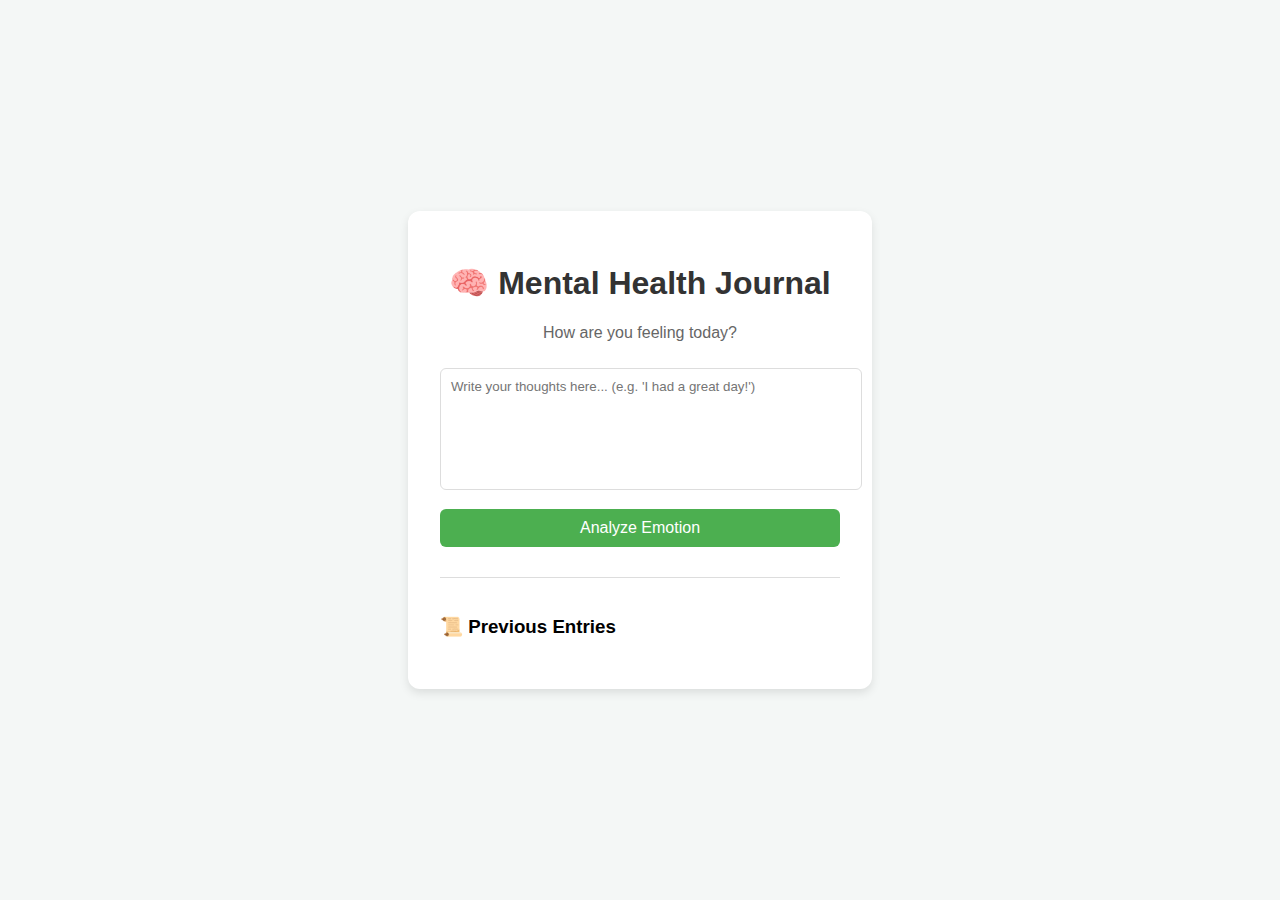
<file: frontend/index.html>
<!DOCTYPE html>
<html lang="en">
<head>
    <meta charset="UTF-8">
    <meta name="viewport" content="width=device-width, initial-scale=1.0">
    <title>AI Mental Health Journal</title>
    <link rel="stylesheet" href="style.css">
</head>
<body>
    <div class="container">
        <h1>🧠 Mental Health Journal</h1>
        <p>How are you feeling today?</p>
        
        <textarea id="journalEntry" placeholder="Write your thoughts here... (e.g. 'I had a great day!')"></textarea>
        <button onclick="analyzeEmotion()">Analyze Emotion</button>
        
        <div id="result" class="result-card" style="display: none;">
            <h2 id="emotionResult"></h2>
            <p id="suggestionText"></p>
        </div>

        <div class="history-section">
            <h3>📜 Previous Entries</h3>
            <ul id="historyList"></ul>
        </div>
    </div>

    <script src="script.js"></script>
</body>
</html>
</file>
<file: frontend/style.css>
body {
    font-family: 'Segoe UI', Tahoma, Geneva, Verdana, sans-serif;
    background-color: #f4f7f6;
    display: flex;
    justify-content: center;
    align-items: center;
    height: 100vh;
    margin: 0;
}

.container {
    background: white;
    padding: 2rem;
    border-radius: 12px;
    box-shadow: 0 4px 10px rgba(0,0,0,0.1);
    width: 400px;
    text-align: center;
}

h1 { color: #333; }
p { color: #666; }

textarea {
    width: 100%;
    height: 100px;
    padding: 10px;
    margin-top: 10px;
    border: 1px solid #ddd;
    border-radius: 6px;
    font-family: inherit;
    resize: none;
}

button {
    background-color: #4CAF50;
    color: white;
    border: none;
    padding: 10px 20px;
    margin-top: 15px;
    border-radius: 6px;
    cursor: pointer;
    font-size: 16px;
    width: 100%;
}

button:hover {
    background-color: #45a049;
}

.result-box {
    margin-top: 20px;
    padding: 15px;
    background-color: #e8f5e9;
    border-radius: 6px;
    text-align: left;
    display: none; /* Hidden by default until we get a result */
}

/* History Section */
.history-section {
    margin-top: 30px;
    text-align: left;
    border-top: 1px solid #ddd;
    padding-top: 20px;
}

#historyList {
    list-style: none;
    padding: 0;
}

.history-item {
    background: #f9f9f9;
    border-left: 5px solid #ccc;
    padding: 10px;
    margin-bottom: 10px;
    border-radius: 4px;
}

.history-item.positive { border-left-color: #2ecc71; }
.history-item.negative { border-left-color: #e74c3c; }
.history-item.neutral { border-left-color: #f1c40f; }

.history-date {
    font-size: 0.8em;
    color: #666;
}
</file>
